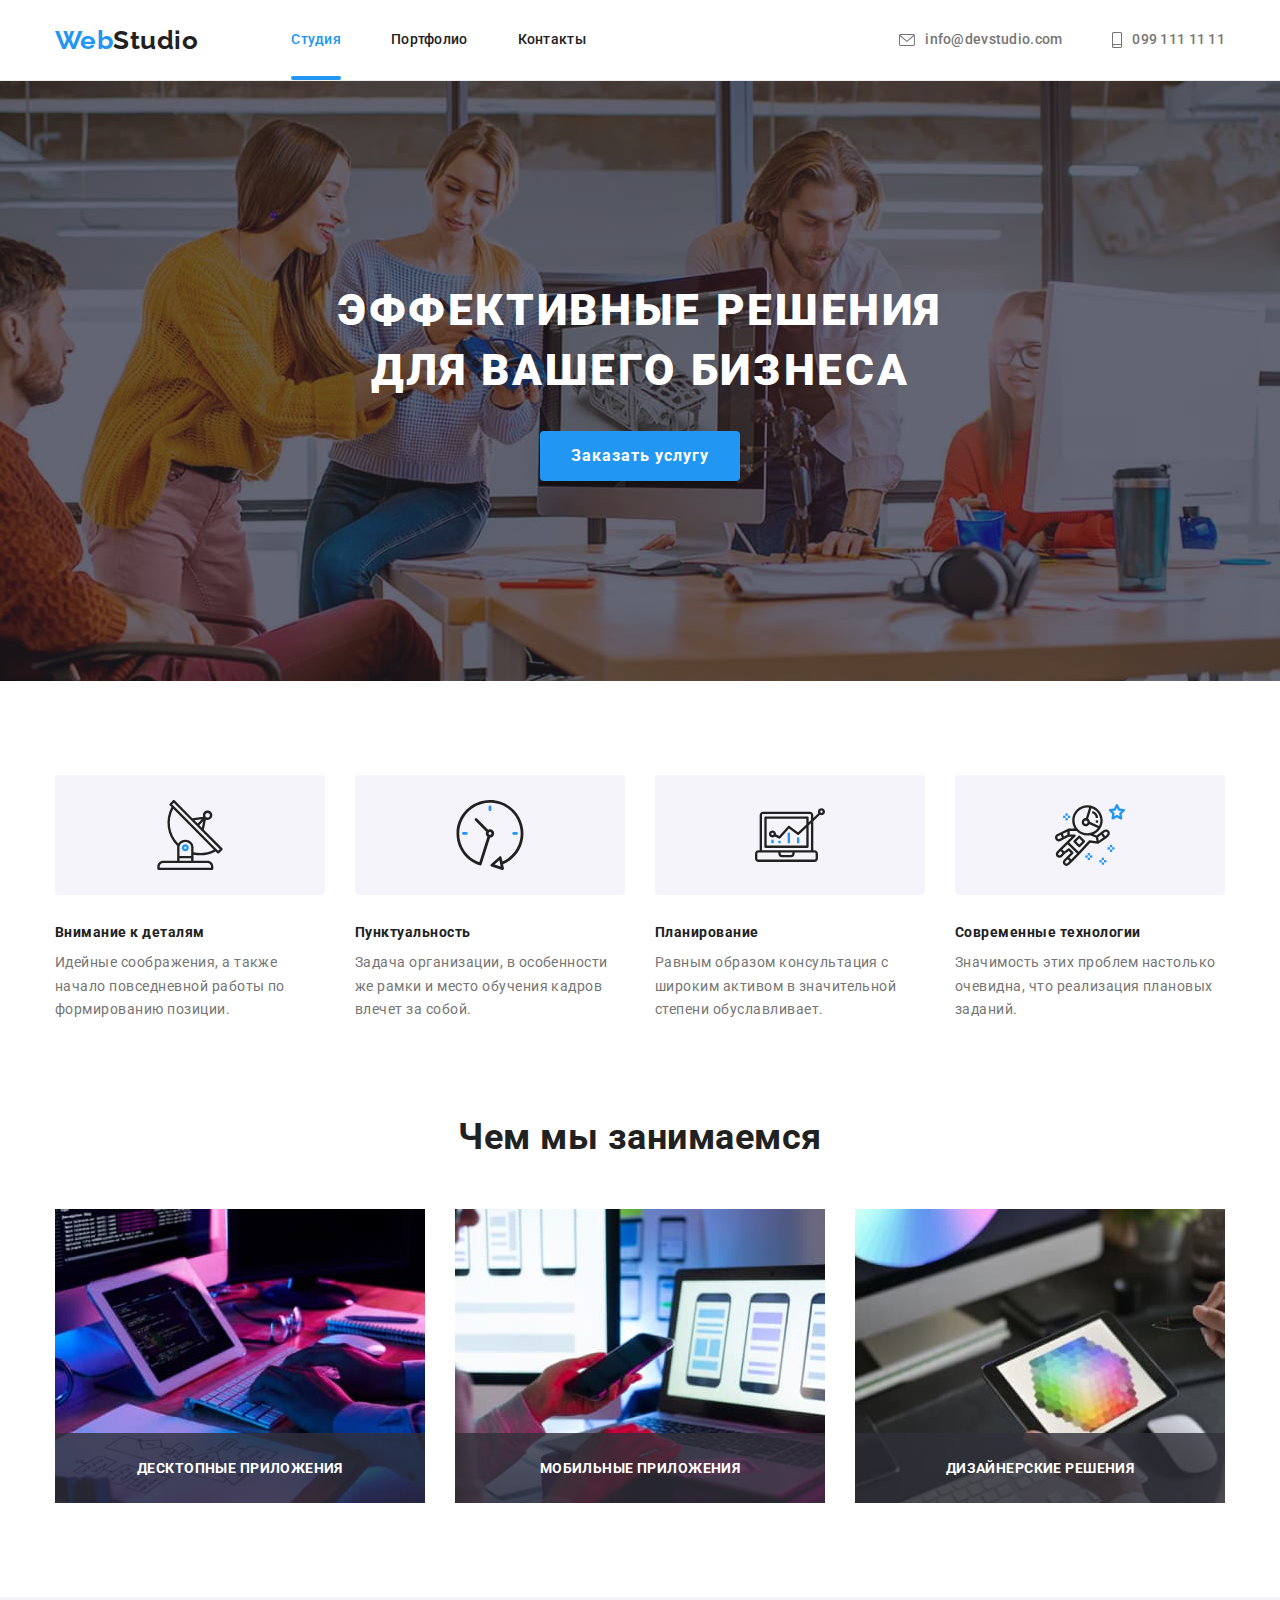
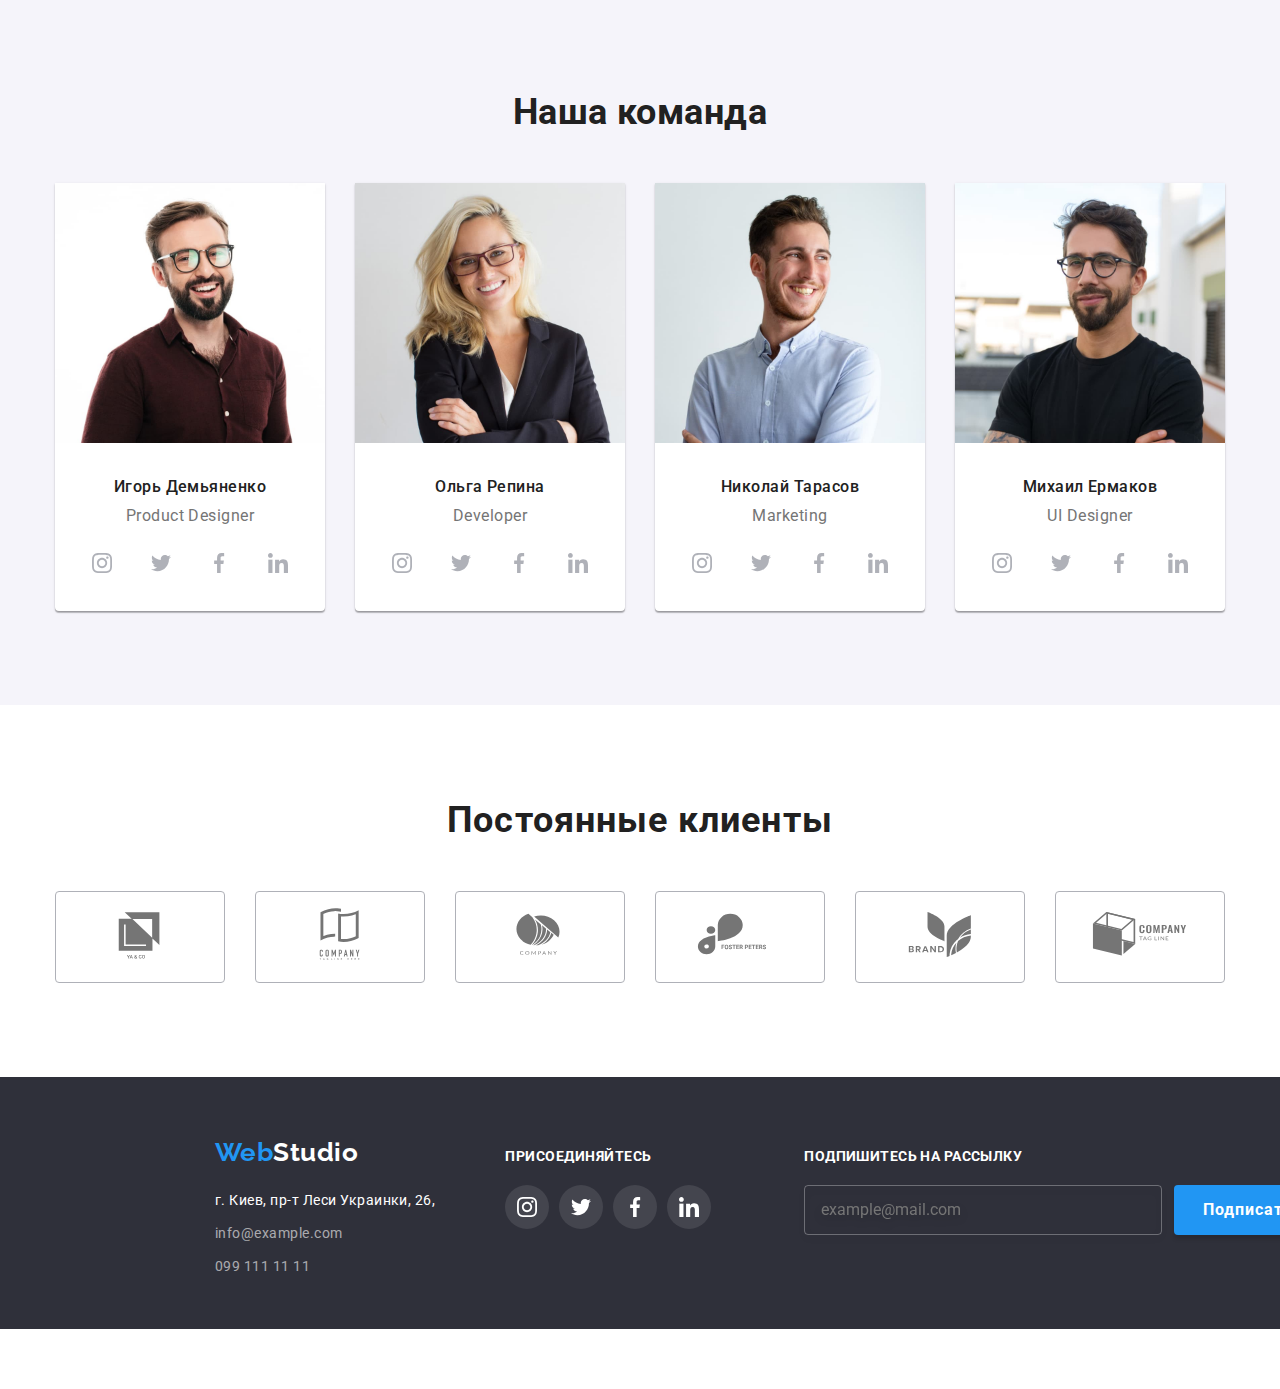
<file: index.html>
<!DOCTYPE html>
<html lang="ru">
  <head class="haeder">
    <meta charset="UTF-8" />
    <meta name="viewport" content="width=device-width, initial-scale=1.0" />
    <title>WebStudio</title>
    <link rel="preconnect" href="https://fonts.googleapis.com" />
    <link rel="preconnect" href="https://fonts.gstatic.com" crossorigin />
    <link
      href="https://fonts.googleapis.com/css2?family=Raleway:wght@700&family=Roboto:wght@400;500;700;900&display=swap"
      rel="stylesheet"
    />
    <link
      rel="stylesheet"
      href="https://cdnjs.cloudflare.com/ajax/libs/modern-normalize/1.1.0/modern-normalize.min.css"
    />
    <link rel="stylesheet" href="./css/main.min.css" />
  </head>
  <body>
    <header class="top">
      <div class="container">
        <nav class="navigation">
          <a class="logo" href="./index.html"><span class="logo__web">Web</span>Studio</a>
          <ul class="site-nav">
            <li class="site-nav__item">
              <a class="site-nav__link current" href="./index.html"> Студия</a>
            </li>
            <li class="site-nav__item">
              <a class="site-nav__link" href="./portfolio.html"> Портфолио</a>
            </li>
            <li class="site-nav__item"><a class="site-nav__link" href=""> Контакты</a></li>
          </ul>
          <ul class="auth-nav">
            <li class="auth-nav__item">
              <a class="auth-nav__link" href="mailto:info&#64;devstudio.com">
                <svg class="auth-nav__mail" width="16" height="12">
                  <use href="./images/icons.svg#icon-mail"></use>
                </svg>
                info&#64;devstudio.com</a
              >
            </li>
            <li class="auth-nav__item">
              <a class="auth-nav__link" href="tel:0991111111"
                ><svg class="auth-nav__tel" width="10" height="16">
                  <use href="./images/icons.svg#icon-smartphone"></use>
                </svg>
                099 111 11 11</a
              >
            </li>
          </ul>
        </nav>
      </div>
    </header>
    <main>
      <div>
        <section class="hero">
          <h1 class="hero__title">
            эффективные решения <br />
            для вашего бизнеса
          </h1>
          <button class="hero__button" type="button" data-modal-open>Заказать услугу</button>
        </section>
      </div>
      <section class="section no-padding">
        <div class="container">
          <h2 class="section-title hide">особенности</h2>
          <!--H2 Скрыть при помощи CSS-->
          <ul class="hang-list">
            <li class="hang-list__item icon-radar">
              <h3 class="hang-list__title">Внимание к деталям</h3>
              <p class="hang-list__text">
                Идейные соображения, а также начало повседневной работы по формированию позиции.
              </p>
            </li>
            <li class="hang-list__item icon-clock">
              <h3 class="hang-list__title">Пунктуальность</h3>
              <p class="hang-list__text">
                Задача организации, в особенности же рамки и место обучения кадров влечет за собой.
              </p>
            </li>
            <li class="hang-list__item icon-diagram">
              <h3 class="hang-list__title">Планирование</h3>
              <p class="hang-list__text">
                Равным образом консультация с широким активом в значительной степени обуславливает.
              </p>
            </li>
            <li class="hang-list__item icon-austronaut">
              <h3 class="hang-list__title">Современные технологии</h3>
              <p class="hang-list__text">
                Значимость этих проблем настолько очевидна, что реализация плановых заданий.
              </p>
            </li>
          </ul>
        </div>
      </section>
      <section class="section">
        <div class="container">
          <h2 class="section-title">Чем мы занимаемся</h2>
          <ul class="wwd">
            <li class="wwd__item">
              <img
                src="./images/example1.jpg"
                alt="работа на компьютере"
                width="370"
                height="294"
              />
              <p class="wwd__text">десктопные приложения</p>
            </li>

            <li class="wwd__item">
              <img
                src="./images/example2.jpg"
                alt="работа c мобильными устройствами"
                width="370"
                height="294"
              />
              <p class="wwd__text">мобильные приложения</p>
            </li>
            <li class="wwd__item">
              <img src="./images/example3.jpg" alt="работа с палитрой" width="370" height="294" />
              <p class="wwd__text">дизайнерские решения</p>
            </li>
          </ul>
        </div>
      </section>
      <section class="section our-team">
        <div class="container">
          <h2 class="section-title">Наша команда</h2>
          <ul class="team">
            <li class="team__person">
              <figure>
                <img
                  class="team__foto"
                  src="./images/igor.jpg"
                  alt="Игорь Демьяненко"
                  width="270"
                  height="260"
                />
                <figcaption>
                  <h3 class="team__title">Игорь Демьяненко</h3>
                  <p class="team__position">Product Designer</p>
                  <ul>
                    <li class="soclink soclink--inverse">
                      <a href="https://www.instagram.com/">
                        <svg width="20" height="20">
                          <use href="./images/icons.svg#icon-instagram"></use>
                        </svg>
                      </a>
                    </li>
                    <li class="soclink soclink--inverse">
                      <a href="https://www.twitter.com"
                        ><svg width="20" height="20">
                          <use href="./images/icons.svg#icon-twitter"></use></svg
                      ></a>
                    </li>
                    <li class="soclink soclink--inverse">
                      <a href="https://www.facebook.com"
                        ><svg width="20" height="20">
                          <use href="./images/icons.svg#icon-facebook"></use></svg
                      ></a>
                    </li>
                    <li class="soclink soclink--inverse">
                      <a href="https://www.linkedIn.com"
                        ><svg width="20" height="20">
                          <use href="./images/icons.svg#icon-linkedin"></use></svg
                      ></a>
                    </li>
                  </ul>
                </figcaption>
              </figure>
            </li>

            <li class="team__person">
              <figure>
                <img
                  class="team__foto"
                  src="./images/olga.jpg"
                  alt="Ольга Репина"
                  width="270"
                  height="260"
                />
                <figcaption>
                  <h3 class="team__title">Ольга Репина</h3>
                  <p class="team__position">Developer</p>
                  <ul>
                    <li class="soclink soclink--inverse">
                      <a href="https://www.instagram.com/">
                        <svg width="20" height="20">
                          <use href="./images/icons.svg#icon-instagram"></use>
                        </svg>
                      </a>
                    </li>
                    <li class="soclink soclink--inverse">
                      <a href="https://www.twitter.com"
                        ><svg width="20" height="20">
                          <use href="./images/icons.svg#icon-twitter"></use></svg
                      ></a>
                    </li>
                    <li class="soclink soclink--inverse">
                      <a href="https://www.facebook.com"
                        ><svg width="20" height="20">
                          <use href="./images/icons.svg#icon-facebook"></use></svg
                      ></a>
                    </li>
                    <li class="soclink soclink--inverse">
                      <a href="https://www.linkedIn.com"
                        ><svg width="20" height="20">
                          <use href="./images/icons.svg#icon-linkedin"></use></svg
                      ></a>
                    </li>
                  </ul>
                </figcaption>
              </figure>
            </li>

            <li class="team__person">
              <figure>
                <img
                  class="team__foto"
                  src="./images/nikolay.jpg"
                  alt="Николай Тарасов"
                  width="270"
                  height="260"
                />
                <figcaption>
                  <h3 class="team__title">Николай Тарасов</h3>
                  <p class="team__position">Marketing</p>
                  <ul>
                    <li class="soclink soclink--inverse">
                      <a href="https://www.instagram.com/">
                        <svg width="20" height="20">
                          <use href="./images/icons.svg#icon-instagram"></use>
                        </svg>
                      </a>
                    </li>
                    <li class="soclink soclink--inverse">
                      <a href="https://www.twitter.com"
                        ><svg width="20" height="20">
                          <use href="./images/icons.svg#icon-twitter"></use></svg
                      ></a>
                    </li>
                    <li class="soclink soclink--inverse">
                      <a href="https://www.facebook.com"
                        ><svg width="20" height="20">
                          <use href="./images/icons.svg#icon-facebook"></use></svg
                      ></a>
                    </li>
                    <li class="soclink soclink--inverse">
                      <a href="https://www.linkedIn.com"
                        ><svg width="20" height="20">
                          <use href="./images/icons.svg#icon-linkedin"></use></svg
                      ></a>
                    </li>
                  </ul>
                </figcaption>
              </figure>
            </li>

            <li class="team__person">
              <figure>
                <img
                  class="team__foto"
                  src="./images/michail.jpg"
                  alt="Михаил Ермаков"
                  width="270"
                  height="260"
                />
                <figcaption>
                  <h3 class="team__title">Михаил Ермаков</h3>
                  <p class="team__position">UI Designer</p>
                  <ul class="">
                    <li class="soclink soclink--inverse">
                      <a href="https://www.instagram.com/">
                        <svg width="20" height="20">
                          <use href="./images/icons.svg#icon-instagram"></use>
                        </svg>
                      </a>
                    </li>
                    <li class="soclink soclink--inverse">
                      <a href="https://www.twitter.com"
                        ><svg width="20" height="20">
                          <use href="./images/icons.svg#icon-twitter"></use></svg
                      ></a>
                    </li>
                    <li class="soclink soclink--inverse">
                      <a href="https://www.facebook.com"
                        ><svg width="20" height="20">
                          <use href="./images/icons.svg#icon-facebook"></use></svg
                      ></a>
                    </li>
                    <li class="soclink soclink--inverse">
                      <a href="https://www.linkedIn.com"
                        ><svg width="20" height="20">
                          <use href="./images/icons.svg#icon-linkedin"></use></svg
                      ></a>
                    </li>
                  </ul>
                </figcaption>
              </figure>
            </li>
          </ul>
        </div>
      </section>
      <section class="section">
        <div class="container">
          <h2 class="top-clients">Постоянные клиенты</h2>
          <ul class="clients">
            <li class="clients__item">
              <a href="">
                <svg class="clients__logo">
                  <use href="./images/icons.svg#icon-yaco"></use>
                </svg>
              </a>
            </li>
            <li class="clients__item">
              <a href=""
                ><svg class="clients__logo">
                  <use href="./images/icons.svg#icon-company"></use>
                </svg>
              </a>
            </li>
            <li class="clients__item">
              <a href=""
                ><svg class="clients__logo">
                  <use href="./images/icons.svg#icon-third"></use>
                </svg>
              </a>
            </li>
            <li class="clients__item">
              <a href=""
                ><svg class="clients__logo">
                  <use href="./images/icons.svg#icon-foster"></use>
                </svg>
              </a>
            </li>
            <li class="clients__item">
              <a href=""
                ><svg class="clients__logo">
                  <use href="./images/icons.svg#icon-brand"></use>
                </svg>
              </a>
            </li>
            <li class="clients__item">
              <a href=""
                ><svg class="clients__logo">
                  <use href="./images/icons.svg#icon-tag"></use>
                </svg>
              </a>
            </li>
          </ul>
        </div>
      </section>
    </main>
    <footer class="footer">
      <div class="container">
        <div class="logobox">
          <a class="logo logo--white" href="./index.html"
            ><span class="logo__web">Web</span>Studio</a
          >

          <address>
            <ul class="address">
              <li class="address__item">г. Киев, пр-т Леси Украинки, 26,</li>
              <li class="address__item">
                <a class="address__link" href="mailto:info&#64;example.com">info&#64;example.com</a>
              </li>
              <li class="address__item">
                <a class="address__link" href="tel:0991111111">099 111 11 11</a>
              </li>
            </ul>
          </address>
        </div>
        <div class="joinus">
          <p>ПРИСОЕДИНЯЙТЕСЬ</p>
          <ul class="joinus__list">
            <li class="soclink">
              <a href="https://www.instagram.com/">
                <svg width="20" height="20">
                  <use href="./images/icons.svg#icon-instagram"></use>
                </svg>
              </a>
            </li>
            <li class="soclink">
              <a href="https://www.twitter.com"
                ><svg width="20" height="20">
                  <use href="./images/icons.svg#icon-twitter"></use></svg
              ></a>
            </li>
            <li class="soclink">
              <a href="https://www.facebook.com"
                ><svg width="20" height="20">
                  <use href="./images/icons.svg#icon-facebook"></use></svg
              ></a>
            </li>
            <li class="soclink">
              <a href="https://www.linkedIn.com"
                ><svg width="20" height="20">
                  <use href="./images/icons.svg#icon-linkedin"></use></svg
              ></a>
            </li>
          </ul>
        </div>
        <div class="subscribe">
          <label class="subscribe__label"
            >подпишитесь на рассылку
            <input
              class="subscribe__input"
              type="email"
              name="email"
              placeholder="example@mail.com"
            />
          </label>
          <button class="subscribe__button" type="submit">
            Подписаться<svg width="24" height="24">
              <use href="./images/icons.svg#icon-send"></use>
            </svg>
          </button>
        </div>
      </div>
    </footer>
    <div class="backdrop is-hidden" data-modal>
      <div class="modal">
        <button class="modal__button" aria-label="закрыть" data-modal-close>
          <svg class="modal__icon-close" width="11" height="11">
            <use href="./images/icons.svg#icon-close"></use>
          </svg>
        </button>
        <form class="modal__form">
          <p class="modal_text">Оставьте свои данные, мы вам перезвоним</p>
          <label class="modal__label"
            >Имя
            <input class="modal__input" type="text" name="name" />
            <svg class="modal__svg">
              <use href="./images/icons.svg#icon-person-black"></use>
            </svg>
          </label>
          <label class="modal__label"
            >Телефон
            <input class="modal__input" type="tel" name="tel" />
            <svg class="modal__svg">
              <use href="./images/icons.svg#icon-phone-black"></use>
            </svg>
          </label>
          <label class="modal__label"
            >Почта
            <input class="modal__input" type="email" name="mail" />
            <svg class="modal__svg">
              <use href="./images/icons.svg#icon-email-black"></use>
            </svg>
          </label>
          <label class="modal__label"
            >Комментарий<textarea
              class="modal__comment"
              name="comment"
              placeholder="Введите текст"
            ></textarea>
          </label>
          <label class="modal__checkbox-label">
            <input class="modal__checkbox-input" type="checkbox" name="checkbox" />
            <svg class="modal__checkbox-icon">
              <use href="./images/icons.svg#icon-check"></use>
            </svg>
            Соглашаюсь с рассылкой и принимаю
            <a href=""> Условия договора</a>
          </label>
          <button class="modal__btn-send" type="submit">Отправить</button>
        </form>
      </div>
    </div>
    <script src="./js/modal.js"></script>
  </body>
</html>
</file>
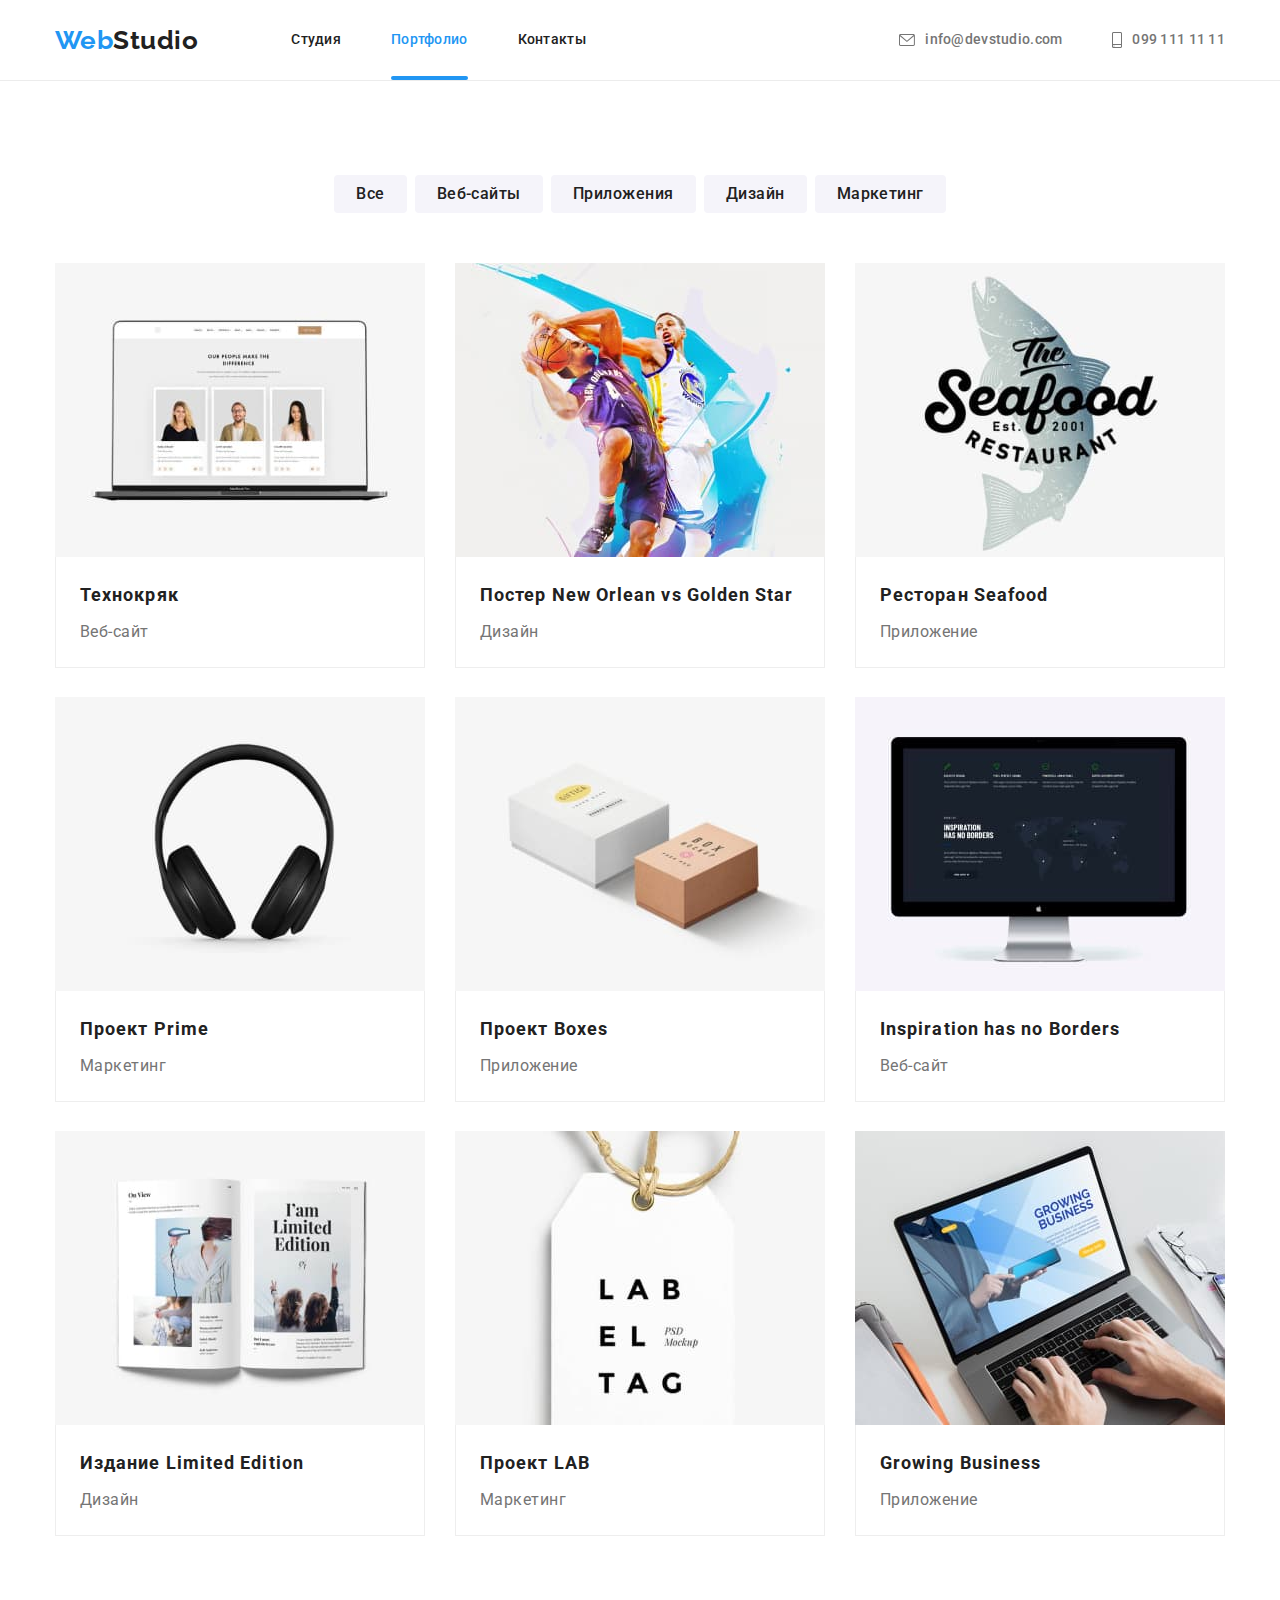
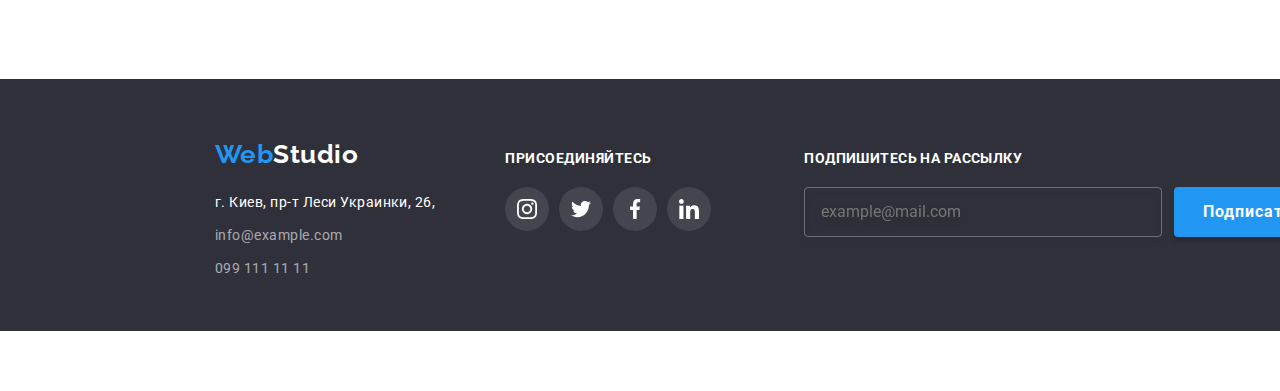
<file: portfolio.html>
<!DOCTYPE html>
<html lang="ru">
  <head class="">
    <meta charset="UTF-8" />
    <meta name="viewport" content="width=device-width, initial-scale=1.0" />
    <title>WebStudio</title>
    <link rel="preconnect" href="https://fonts.googleapis.com" />
    <link rel="preconnect" href="https://fonts.gstatic.com" crossorigin />
    <link
      href="https://fonts.googleapis.com/css2?family=Raleway:wght@700&family=Roboto:wght@400;500;700;900&display=swap"
      rel="stylesheet"
    />
    <link
      rel="stylesheet"
      href="https://cdnjs.cloudflare.com/ajax/libs/modern-normalize/1.1.0/modern-normalize.min.css"
    />
    <link rel="stylesheet" href="./css/main.min.css" />
  </head>
  <body>
    <header class="top">
      <div class="container">
        <nav class="navigation">
          <a class="logo" href="./index.html"><span class="logo__web">Web</span>Studio</a>
          <ul class="site-nav">
            <li class="site-nav__item">
              <a class="site-nav__link" href="./index.html"> Студия</a>
            </li>
            <li class="site-nav__item">
              <a class="site-nav__link current" href="./portfolio.html"> Портфолио</a>
            </li>
            <li class="site-nav__item"><a class="site-nav__link" href=""> Контакты</a></li>
          </ul>
          <ul class="auth-nav">
            <li class="auth-nav__item">
              <a class="auth-nav__link" href="mailto:info&#64;devstudio.com">
                <svg class="auth-nav__mail" width="16" height="12">
                  <use href="./images/icons.svg#icon-mail"></use>
                </svg>
                info&#64;devstudio.com</a
              >
            </li>
            <li class="auth-nav__item">
              <a class="auth-nav__link" href="tel:0991111111"
                ><svg class="auth-nav__tel" width="10" height="16">
                  <use href="./images/icons.svg#icon-smartphone"></use>
                </svg>
                099 111 11 11</a
              >
            </li>
          </ul>
        </nav>
      </div>
    </header>
    <main>
      <section class="section">
        <!--<button class="btn">Подписаться</button>-->

        <h1 class="hide">Сортировка</h1>
        <!--скрыть потом через CSS-->

        <div class="container">
          <ul class="select">
            <li><button class="select__button" type="button">Все</button></li>
            <li><button class="select__button" type="button">Веб-сайты</button></li>
            <li><button class="select__button" type="button">Приложения</button></li>
            <li><button class="select__button" type="button">Дизайн</button></li>
            <li><button class="select__button" type="button">Маркетинг</button></li>
          </ul>
        </div>

        <h2 class="hide">Примеры</h2>
        <!--скрыть потом через CSS-->
        <div class="container">
          <ul class="sorting">
            <li class="sorting__cards">
              <figure>
                <div class="sorting__thumb">
                  <img
                    class="sorting__foto"
                    src="./images/tecnocrack.jpg"
                    alt="Технокряк"
                    width="370"
                    height="294"
                  />
                  <div class="sorting__thumb-overlay">
                    <p>
                      Ресурс предлагает комплексные предложения с разным уровнем функционала и
                      сервисов. Все это позволит посетителю получить исчерпывающие сведения о
                      компании или частном лице.
                    </p>
                  </div>
                </div>

                <figcaption class="sorting__borders">
                  <h3 class="sorting__title">Технокряк</h3>
                  <p class="sorting__sort">Веб-сайт</p>
                </figcaption>
              </figure>
            </li>

            <li class="sorting__cards">
              <figure>
                <div class="sorting__thumb">
                  <img
                    class="sorting__foto"
                    src="./images/poster.jpg"
                    alt="Постер New Orlean vs Golden Star"
                    width="370"
                    height="294"
                  />
                  <div class="sorting__thumb-overlay">
                    <p>
                      Ресурс предлагает комплексные предложения с разным уровнем функционала и
                      сервисов. Все это позволит посетителю получить исчерпывающие сведения о
                      компании или частном лице.
                    </p>
                  </div>
                </div>
                <figcaption class="sorting__borders">
                  <h3 class="sorting__title">Постер New Orlean vs Golden Star</h3>
                  <p class="sorting__sort">Дизайн</p>
                </figcaption>
              </figure>
            </li>

            <li class="sorting__cards">
              <figure>
                <div class="sorting__thumb">
                  <img
                    class="sorting__foto"
                    src="./images/seafood.jpg"
                    alt="Ресторан Seafood"
                    width="370"
                    height="294"
                  />
                  <div class="sorting__thumb-overlay">
                    <p>
                      Ресурс предлагает комплексные предложения с разным уровнем функционала и
                      сервисов. Все это позволит посетителю получить исчерпывающие сведения о
                      компании или частном лице.
                    </p>
                  </div>
                </div>
                <figcaption class="sorting__borders">
                  <h3 class="sorting__title">Ресторан Seafood</h3>
                  <p class="sorting__sort">Приложение</p>
                </figcaption>
              </figure>
            </li>

            <li class="sorting__cards">
              <figure>
                <div class="sorting__thumb">
                  <img
                    class="sorting__foto"
                    src="./images/prime.jpg"
                    alt="Проект Prime"
                    width="370"
                    height="294"
                  />
                  <div class="sorting__thumb-overlay">
                    <p>
                      Ресурс предлагает комплексные предложения с разным уровнем функционала и
                      сервисов. Все это позволит посетителю получить исчерпывающие сведения о
                      компании или частном лице.
                    </p>
                  </div>
                </div>
                <figcaption class="sorting__borders">
                  <h3 class="sorting__title">Проект Prime</h3>
                  <p class="sorting__sort">Маркетинг</p>
                </figcaption>
              </figure>
            </li>

            <li class="sorting__cards">
              <figure>
                <div class="sorting__thumb">
                  <img
                    class="sorting__foto"
                    src="./images/boxes.jpg"
                    alt="Проект Boxes"
                    width="370"
                    height="294"
                  />
                  <div class="sorting__thumb-overlay">
                    <p>
                      Ресурс предлагает комплексные предложения с разным уровнем функционала и
                      сервисов. Все это позволит посетителю получить исчерпывающие сведения о
                      компании или частном лице.
                    </p>
                  </div>
                </div>
                <figcaption class="sorting__borders">
                  <h3 class="sorting__title">Проект Boxes</h3>
                  <p class="sorting__sort">Приложение</p>
                </figcaption>
              </figure>
            </li>

            <li class="sorting__cards">
              <figure>
                <div class="sorting__thumb">
                  <img
                    class="sorting__foto"
                    src="./images/monitor.jpg"
                    alt="Inspiration has no Borders"
                    width="370"
                    height="294"
                  />
                  <div class="sorting__thumb-overlay">
                    <p>
                      Ресурс предлагает комплексные предложения с разным уровнем функционала и
                      сервисов. Все это позволит посетителю получить исчерпывающие сведения о
                      компании или частном лице.
                    </p>
                  </div>
                </div>
                <figcaption class="sorting__borders">
                  <h3 class="sorting__title">Inspiration has no Borders</h3>
                  <p class="sorting__sort">Веб-сайт</p>
                </figcaption>
              </figure>
            </li>

            <li class="sorting__cards">
              <figure>
                <div class="sorting__thumb">
                  <img
                    class="sorting__foto"
                    src="./images/limited.jpg"
                    alt="Издание Limited Edition"
                    width="370"
                    height="294"
                  />
                  <div class="sorting__thumb-overlay">
                    <p>
                      Ресурс предлагает комплексные предложения с разным уровнем функционала и
                      сервисов. Все это позволит посетителю получить исчерпывающие сведения о
                      компании или частном лице.
                    </p>
                  </div>
                </div>
                <figcaption class="sorting__borders">
                  <h3 class="sorting__title">Издание Limited Edition</h3>
                  <p class="sorting__sort">Дизайн</p>
                </figcaption>
              </figure>
            </li>

            <li class="sorting__cards">
              <figure>
                <div class="sorting__thumb">
                  <img
                    class="sorting__foto"
                    src="./images/lab.jpg"
                    alt="Проект LAB"
                    width="370"
                    height="294"
                  />
                  <div class="sorting__thumb-overlay">
                    <p>
                      Ресурс предлагает комплексные предложения с разным уровнем функционала и
                      сервисов. Все это позволит посетителю получить исчерпывающие сведения о
                      компании или частном лице.
                    </p>
                  </div>
                </div>
                <figcaption class="sorting__borders">
                  <h3 class="sorting__title">Проект LAB</h3>
                  <p class="sorting__sort">Маркетинг</p>
                </figcaption>
              </figure>
            </li>

            <li class="sorting__cards">
              <figure>
                <div class="sorting__thumb">
                  <img
                    class="sorting__foto"
                    src="./images/busines.jpg"
                    alt="Growing Business"
                    width="370"
                    height="294"
                  />
                  <div class="sorting__thumb-overlay">
                    <p>
                      Ресурс предлагает комплексные предложения с разным уровнем функционала и
                      сервисов. Все это позволит посетителю получить исчерпывающие сведения о
                      компании или частном лице.
                    </p>
                  </div>
                </div>
                <figcaption class="sorting__borders">
                  <h3 class="sorting__title">Growing Business</h3>
                  <p class="sorting__sort">Приложение</p>
                </figcaption>
              </figure>
            </li>
          </ul>
        </div>
      </section>
    </main>
    <footer class="footer">
      <div class="container">
        <div class="logobox">
          <a class="logo logo--white" href="./index.html"
            ><span class="logo__web">Web</span>Studio</a
          >

          <address>
            <ul class="address">
              <li class="address__item">г. Киев, пр-т Леси Украинки, 26,</li>
              <li class="address__item">
                <a class="address__link" href="mailto:info&#64;example.com">info&#64;example.com</a>
              </li>
              <li class="address__item">
                <a class="address__link" href="tel:0991111111">099 111 11 11</a>
              </li>
            </ul>
          </address>
        </div>
        <div class="joinus">
          <p>ПРИСОЕДИНЯЙТЕСЬ</p>
          <ul class="joinus__list">
            <li class="soclink">
              <a href="https://www.instagram.com/">
                <svg width="20" height="20">
                  <use href="./images/icons.svg#icon-instagram"></use>
                </svg>
              </a>
            </li>
            <li class="soclink">
              <a href="https://www.twitter.com"
                ><svg width="20" height="20">
                  <use href="./images/icons.svg#icon-twitter"></use></svg
              ></a>
            </li>
            <li class="soclink">
              <a href="https://www.facebook.com"
                ><svg width="20" height="20">
                  <use href="./images/icons.svg#icon-facebook"></use></svg
              ></a>
            </li>
            <li class="soclink">
              <a href="https://www.linkedIn.com"
                ><svg width="20" height="20">
                  <use href="./images/icons.svg#icon-linkedin"></use></svg
              ></a>
            </li>
          </ul>
        </div>
        <div class="subscribe">
          <label class="subscribe__label"
            >подпишитесь на рассылку
            <input
              class="subscribe__input"
              type="email"
              name="email"
              placeholder="example@mail.com"
            />
          </label>
          <button class="subscribe__button" type="submit">
            Подписаться<svg width="24" height="24">
              <use href="./images/icons.svg#icon-send"></use>
            </svg>
          </button>
        </div>
      </div>
    </footer>
  </body>
</html>
</file>
<file: css/main.min.css>
body{color:#757575;background-color:#fff;font-family:roboto, sans-serif;letter-spacing:0.03em;text-decoration:none}ul{list-style:none;padding:0;margin:0}a{text-decoration:inherit}.section{padding-top:94px;padding-bottom:94px}.section.no-padding{padding-bottom:0}.container{margin-left:auto;margin-right:auto;width:1200px;padding:0 15px}.section-title{color:#212121;margin:0;font-weight:700;font-size:36px;line-height:1.17;text-align:center;padding-bottom:50px}.hide{display:none;background-color:tomato}.top{border-bottom:1px solid #ECECEC}.navigation{display:-webkit-box;display:-ms-flexbox;display:flex;-webkit-box-align:center;-ms-flex-align:center;align-items:center}.site-nav{margin-left:93px}.site-nav,.auth-nav{margin-top:0;margin-bottom:0;padding:0;font-weight:500;font-size:14px;line-height:1.14;letter-spacing:0.02em;display:-webkit-box;display:-ms-flexbox;display:flex}.auth-nav{margin-left:auto}.site-nav__item:not(:last-child),.auth-nav__item:not(:last-child){margin-right:50px}.site-nav__link.current{color:#2196F3}.site-nav__link{display:block;padding-top:32px;padding-bottom:32px;position:relative;color:#212121;font-weight:500;font-size:14px;line-height:1.14;letter-spacing:0.02em;-webkit-transition:color 250ms cubic-bezier(0.4, 0, 0.2, 1);transition:color 250ms cubic-bezier(0.4, 0, 0.2, 1)}.site-nav__link:hover,.site-nav__link:focus{color:#2196F3}.current::after{position:absolute;left:0;bottom:0;content:"";display:block;width:100%;height:4px;background-color:#2196F3;border-radius:2px}.auth-nav__link{display:block;padding-top:32px;padding-bottom:32px;color:#757575;font-weight:500;font-size:14px;line-height:1.14;letter-spacing:0.02em;display:-webkit-box;display:-ms-flexbox;display:flex;-webkit-box-align:center;-ms-flex-align:center;align-items:center;-webkit-transition:color 250ms cubic-bezier(0.4, 0, 0.2, 1);transition:color 250ms cubic-bezier(0.4, 0, 0.2, 1)}.auth-nav__link:hover,.auth-nav__link:focus{color:#2196F3}.auth-nav__mail{margin-right:10px;fill:currentColor;vertical-align:middle}.auth-nav__tel{margin-right:10px;fill:currentColor;vertical-align:bottom}.hero{background:#C4C4C4;background-image:-webkit-gradient(linear, left top, right top, from(rgba(47,48,58,0.4)), to(rgba(47,48,58,0.4))),url(../images/mainfoto.jpg);background-image:linear-gradient(to right, rgba(47,48,58,0.4), rgba(47,48,58,0.4)),url(../images/mainfoto.jpg);background-size:cover;background-position:center;max-width:1600px;color:#fff;text-align:center;margin-left:auto;margin-right:auto}.hero__title{font-weight:900;font-size:44px;line-height:1.36;text-align:center;letter-spacing:0.06em;text-transform:uppercase;margin-bottom:30px;margin-top:0;padding-top:200px}.hero__button{width:200px;height:50px;font-weight:700;font-size:16px;line-height:1.88;text-align:center;letter-spacing:0.06em;color:#fff;background-color:#2196F3;margin-bottom:200px;-webkit-box-shadow:0px 4px 4px rgba(0,0,0,0.15);box-shadow:0px 4px 4px rgba(0,0,0,0.15);border-radius:4px;border:0;padding:0}.hang-list{display:-webkit-box;display:-ms-flexbox;display:flex;-ms-flex-wrap:wrap;flex-wrap:wrap;margin:0}.hang-list__item{width:270px}.hang-list__item:not(:last-child){margin-right:30px}.hang-list__item::before{display:block;content:"";height:120px;margin-bottom:30px;background-repeat:no-repeat;background-position:center;background-color:#F5F4FA;border-radius:4px}.hang-list__title{color:#212121;font-weight:700;font-size:14px;line-height:1.14;margin:0;padding-bottom:10px}.hang-list__text{font-size:14px;line-height:1.71;margin:0}.icon-radar::before{background-image:url(../images/icon-radar.svg)}.icon-clock::before{background-image:url(../images/icon-clock.svg)}.icon-diagram::before{background-image:url(../images/icon-diagram.svg)}.icon-austronaut::before{background-image:url(../images/icon-astronaut.svg)}.wwd{display:-webkit-box;display:-ms-flexbox;display:flex;-ms-flex-wrap:wrap;flex-wrap:wrap;margin:0}.wwd__item{position:relative}.wwd__item:not(:last-child){margin-right:30px}.wwd__item img{display:block}.wwd__text{bottom:0;text-align:center;position:absolute;margin:0;width:370px;height:70px;padding-top:27px;padding-bottom:27px;font-weight:700;font-size:14px;line-height:16px;letter-spacing:0.03em;text-transform:uppercase;background:rgba(47,48,58,0.8);color:#fff}.our-team{background-color:#F5F4FA}.team{display:-webkit-box;display:-ms-flexbox;display:flex}.team__title{color:#212121;font-weight:500;font-size:16px;line-height:1.19;padding-bottom:10px;margin:0}.team__position{font-size:16px;line-height:1.19;padding-bottom:16px;margin:0}.team__foto{margin-bottom:30px;border-radius:0px}.team__person{width:270px;height:428px;background:#fff;-webkit-box-shadow:0px 1px 3px rgba(0,0,0,0.12),0px 1px 1px rgba(0,0,0,0.14),0px 2px 1px rgba(0,0,0,0.2);box-shadow:0px 1px 3px rgba(0,0,0,0.12),0px 1px 1px rgba(0,0,0,0.14),0px 2px 1px rgba(0,0,0,0.2);border-radius:0px 0px 4px 4px;text-align:center;margin:0}.team__person:not(:last-child){margin-right:30px}.top-clients{padding-bottom:50px;margin:0;font-weight:700;font-size:36px;line-height:1.17;text-align:center;letter-spacing:0.03em;color:#212121}.clients{display:-webkit-box;display:-ms-flexbox;display:flex;-ms-flex-wrap:wrap;flex-wrap:wrap;margin:0}.clients__item{display:-webkit-box;display:-ms-flexbox;display:flex;-webkit-box-pack:center;-ms-flex-pack:center;justify-content:center;-webkit-box-align:center;-ms-flex-align:center;align-items:center;cursor:pointer;width:170px;height:92px;border:1px solid #AFB1B8;-webkit-box-sizing:border-box;box-sizing:border-box;border-radius:4px;background-repeat:no-repeat;background-position:center}.clients__item:hover,.clients__item:focus{border:1px solid #2196F3;color:#2196F3;fill:#2196F3}.clients__item a{color:inherit}.clients__item:not(:last-child){margin-right:30px}.clients__logo{width:106px;height:60px;fill:currentColor;-webkit-transition:color 250ms cubic-bezier(0.4, 0, 0.2, 1);transition:color 250ms cubic-bezier(0.4, 0, 0.2, 1)}.footer{min-width:1600px;height:252px;color:#fff;background-color:#2F303A;font-size:14px;line-height:1.71;display:block}.address{margin:0;margin-top:20px;display:block}.address__item:not(:last-child){padding-bottom:9px}.address__link{color:rgba(255,255,255,0.6);-webkit-transition:color 250ms cubic-bezier(0.4, 0, 0.2, 1);transition:color 250ms cubic-bezier(0.4, 0, 0.2, 1)}.address__link:hover,.address__link:focus{color:#2196F3}address{font-style:normal}.logobox{padding-top:60px;margin-right:70px}.footer .container{padding-bottom:60px;display:-webkit-box;display:-ms-flexbox;display:flex}.joinus{margin-top:72px;margin-bottom:100px}.joinus p{margin:0;margin-bottom:20px;font-weight:700;font-size:14px;line-height:1.14}.joinus__list{display:-webkit-box;display:-ms-flexbox;display:flex}.soclink{display:-webkit-inline-box;display:-ms-inline-flexbox;display:inline-flex;cursor:pointer;-webkit-box-pack:center;-ms-flex-pack:center;justify-content:center;-webkit-box-align:center;-ms-flex-align:center;align-items:center;height:44px;width:44px;border-radius:50%;background-color:rgba(255,255,255,0.1);fill:#fff;-webkit-transition:background-color 250ms cubic-bezier(0.4, 0, 0.2, 1);transition:background-color 250ms cubic-bezier(0.4, 0, 0.2, 1)}.soclink:hover,.soclink:focus{background-color:#2196F3}.soclink:not(:last-child){margin-right:10px}.soclink a{display:-webkit-box;display:-ms-flexbox;display:flex}.soclink--inverse{display:-webkit-inline-box;display:-ms-inline-flexbox;display:inline-flex;fill:#AFB1B8;margin-bottom:30px;-webkit-transition:fill 250ms cubic-bezier(0.4, 0, 0.2, 1);transition:fill 250ms cubic-bezier(0.4, 0, 0.2, 1)}.soclink--inverse:hover,.soclink--inverse:focus{fill:#fff}.subscribe{display:-webkit-inline-box;display:-ms-inline-flexbox;display:inline-flex}.subscribe__label{display:-webkit-box;display:-ms-flexbox;display:flex;-webkit-box-orient:vertical;-webkit-box-direction:normal;-ms-flex-direction:column;flex-direction:column;padding:0;margin-left:93px;margin-right:12px;margin-top:72px;font-weight:700;font-size:14px;line-height:1.14;letter-spacing:0.03em;text-transform:uppercase;color:#fff}.subscribe__input{padding-left:16px;outline:none;margin-top:20px;width:358px;height:50px;border:1px solid rgba(255,255,255,0.3);-webkit-box-sizing:border-box;box-sizing:border-box;-webkit-filter:drop-shadow(0px 4px 4px rgba(0,0,0,0.15));filter:drop-shadow(0px 4px 4px rgba(0,0,0,0.15));border-radius:4px;background-color:inherit;font-size:16px;line-height:1.25;color:rgba(255,255,255,0.6)}.subscribe__button{cursor:pointer;display:-webkit-box;display:-ms-flexbox;display:flex;margin-top:108px;width:200px;height:50px;font-weight:700;font-size:16px;line-height:1.88;text-align:center;-webkit-box-align:center;-ms-flex-align:center;align-items:center;letter-spacing:0.06em;-webkit-box-shadow:0px 4px 4px rgba(0,0,0,0.15);box-shadow:0px 4px 4px rgba(0,0,0,0.15);border-radius:4px;border-width:0;padding-left:29px;color:#fff;background-color:#2196F3;fill:#fff}.subscribe__button svg{margin-left:10px}.select__button{font-weight:500;font-size:16px;line-height:1.62;text-align:center;letter-spacing:0.03em;color:#212121;cursor:pointer;background-color:#F5F4FA;padding:6px 22px;border-radius:4px;border:transparent;height:38px;-webkit-transition:background-color 250ms cubic-bezier(0.4, 0, 0.2, 1),color 250ms cubic-bezier(0.4, 0, 0.2, 1),-webkit-box-shadow 250ms cubic-bezier(0.4, 0, 0.2, 1);transition:background-color 250ms cubic-bezier(0.4, 0, 0.2, 1),color 250ms cubic-bezier(0.4, 0, 0.2, 1),-webkit-box-shadow 250ms cubic-bezier(0.4, 0, 0.2, 1);transition:background-color 250ms cubic-bezier(0.4, 0, 0.2, 1),color 250ms cubic-bezier(0.4, 0, 0.2, 1),box-shadow 250ms cubic-bezier(0.4, 0, 0.2, 1);transition:background-color 250ms cubic-bezier(0.4, 0, 0.2, 1),color 250ms cubic-bezier(0.4, 0, 0.2, 1),box-shadow 250ms cubic-bezier(0.4, 0, 0.2, 1),-webkit-box-shadow 250ms cubic-bezier(0.4, 0, 0.2, 1)}.select__button:hover,.select__button:focus{background:#2196F3;color:#fff;-webkit-box-shadow:0px 3px 1px rgba(0,0,0,0.1),0px 1px 2px rgba(0,0,0,0.08),0px 2px 2px rgba(0,0,0,0.12);box-shadow:0px 3px 1px rgba(0,0,0,0.1),0px 1px 2px rgba(0,0,0,0.08),0px 2px 2px rgba(0,0,0,0.12)}.select{display:-webkit-box;display:-ms-flexbox;display:flex;-webkit-box-align:end;-ms-flex-align:end;align-items:flex-end;-webkit-box-pack:center;-ms-flex-pack:center;justify-content:center;margin-bottom:50px}.select li:not(:last-child){margin-right:8px}.sorting{display:-webkit-box;display:-ms-flexbox;display:flex;-ms-flex-wrap:wrap;flex-wrap:wrap}.sorting__title{font-weight:700;font-size:18px;line-height:2;letter-spacing:0.06em;color:#212121}.sorting__sort{font-size:16px;line-height:1.86}.container .sorting{margin-bottom:50px}.sorting__cards{position:relative;width:370px;height:404px;margin-right:30px;margin-bottom:30px;background:#fff;-webkit-box-sizing:border-box;box-sizing:border-box;-webkit-transition:-webkit-box-shadow 250ms cubic-bezier(0.4, 0, 0.2, 1);transition:-webkit-box-shadow 250ms cubic-bezier(0.4, 0, 0.2, 1);transition:box-shadow 250ms cubic-bezier(0.4, 0, 0.2, 1);transition:box-shadow 250ms cubic-bezier(0.4, 0, 0.2, 1), -webkit-box-shadow 250ms cubic-bezier(0.4, 0, 0.2, 1)}.sorting__cards:nth-child(3n){margin-right:0}.sorting__cards:nth-last-child(-n+3){margin-bottom:0}.sorting__cards:hover,.sorting__cards:focus{-webkit-box-shadow:0px 1px 1px rgba(0,0,0,0.12),0px 4px 4px rgba(0,0,0,0.06),1px 4px 6px rgba(0,0,0,0.16);box-shadow:0px 1px 1px rgba(0,0,0,0.12),0px 4px 4px rgba(0,0,0,0.06),1px 4px 6px rgba(0,0,0,0.16)}.sorting__foto{margin-bottom:-4px}.sorting__thumb{position:relative;overflow:hidden}.sorting__thumb-overlay{position:absolute;content:"";right:0;bottom:0;width:100%;height:100%;-webkit-transform:translatey(100%);transform:translatey(100%);background-color:rgba(33,150,243,0.9);-webkit-transition:-webkit-transform 250ms cubic-bezier(0.4, 0, 0.2, 1);transition:-webkit-transform 250ms cubic-bezier(0.4, 0, 0.2, 1);transition:transform 250ms cubic-bezier(0.4, 0, 0.2, 1);transition:transform 250ms cubic-bezier(0.4, 0, 0.2, 1), -webkit-transform 250ms cubic-bezier(0.4, 0, 0.2, 1)}.sorting__thumb-overlay p{font-size:18px;line-height:1.56;color:#fff;padding:63px 24px}.sorting__cards:hover .sorting__thumb-overlay{-webkit-transform:translate(0);transform:translate(0)}.sorting__title{padding-top:20px;margin-bottom:4px;padding-left:24px}.sorting__sort{padding-bottom:20px;padding-left:24px}.sorting p,figure,h3{margin:0}.sorting__borders{border:1px solid #eeeeee;border-top-width:0}.backdrop{position:fixed;width:100%;height:100%;top:0;left:0;background-color:rgba(0,0,0,0.2);-webkit-transition:opacity 250ms cubic-bezier(0.4, 0, 0.2, 1);transition:opacity 250ms cubic-bezier(0.4, 0, 0.2, 1);opacity:1}.is-hidden{opacity:0;pointer-events:none}.backdrop.is-hidden .modal{-webkit-transform:translate(-50%, -50%) scale(0.5);transform:translate(-50%, -50%) scale(0.5)}.modal{position:absolute;width:528px;height:581px;top:50%;left:50%;-webkit-transform:translate(-50%, -50%) scale(1);transform:translate(-50%, -50%) scale(1);-webkit-transition:-webkit-transform 250ms cubic-bezier(0.4, 0, 0.2, 1);transition:-webkit-transform 250ms cubic-bezier(0.4, 0, 0.2, 1);transition:transform 250ms cubic-bezier(0.4, 0, 0.2, 1);transition:transform 250ms cubic-bezier(0.4, 0, 0.2, 1), -webkit-transform 250ms cubic-bezier(0.4, 0, 0.2, 1);background:#fff;-webkit-box-shadow:0px 1px 3px rgba(0,0,0,0.12),0px 1px 1px rgba(0,0,0,0.14),0px 2px 1px rgba(0,0,0,0.2);box-shadow:0px 1px 3px rgba(0,0,0,0.12),0px 1px 1px rgba(0,0,0,0.14),0px 2px 1px rgba(0,0,0,0.2);border-radius:4px}.modal__button{position:absolute;top:8px;right:8px;width:30px;height:30px;padding:0;border:1px solid rgba(0,0,0,0.1);border-radius:50%;-webkit-box-sizing:border-box;box-sizing:border-box;-webkit-box-pack:center;-ms-flex-pack:center;justify-content:center;background-color:#fff;-webkit-transition:fill 250ms cubic-bezier(0.4, 0, 0.2, 1);transition:fill 250ms cubic-bezier(0.4, 0, 0.2, 1)}.modal__icon-close{fill:000000}.modal__button:hover .modal__icon-close{fill:#2196F3}.modal__form{margin-left:41px;margin-top:40px;margin-right:39px;margin-bottom:40px;padding:0}.modal_text{margin:0;margin-bottom:12px;text-align:center;font-weight:700;font-size:20px;line-height:1.15;color:#212121}.modal__label{display:-webkit-box;display:-ms-flexbox;display:flex;position:relative;-webkit-box-orient:vertical;-webkit-box-direction:normal;-ms-flex-direction:column;flex-direction:column;margin-bottom:10px;font-size:12px;line-height:1.17;letter-spacing:0.01em}.modal__input{display:block;height:40px;padding-left:40px;border:1px solid rgba(33,33,33,0.2);-webkit-box-sizing:border-box;box-sizing:border-box;border-radius:4px;margin:0;outline:none;-webkit-transition:border 250ms cubic-bezier(0.4, 0, 0.2, 1);transition:border 250ms cubic-bezier(0.4, 0, 0.2, 1)}.modal__input:focus{border:1px solid #2196F3}.modal__svg{position:absolute;width:18px;height:18px;bottom:11px;left:12px;fill:#212121;-webkit-transition:fill 250ms cubic-bezier(0.4, 0, 0.2, 1);transition:fill 250ms cubic-bezier(0.4, 0, 0.2, 1)}.modal__input:focus+.modal__svg{fill:#2196F3}.modal__comment{border:1px solid rgba(33,33,33,0.2);-webkit-box-sizing:border-box;box-sizing:border-box;border-radius:4px;outline:none;height:120px;resize:none;padding:12px 16px}.modal__comment::-webkit-input-placeholder{font-size:14px;line-height:1.14;letter-spacing:0.01em;color:rgba(117,117,117,0.5)}.modal__comment:-ms-input-placeholder{font-size:14px;line-height:1.14;letter-spacing:0.01em;color:rgba(117,117,117,0.5)}.modal__comment::-ms-input-placeholder{font-size:14px;line-height:1.14;letter-spacing:0.01em;color:rgba(117,117,117,0.5)}.modal__comment::placeholder{font-size:14px;line-height:1.14;letter-spacing:0.01em;color:rgba(117,117,117,0.5)}.modal__checkbox-label{display:-webkit-box;display:-ms-flexbox;display:flex;-webkit-box-pack:center;-ms-flex-pack:center;justify-content:center;font-size:14px;line-height:1.71;margin-bottom:30px;margin-top:20px;-webkit-box-align:center;-ms-flex-align:center;align-items:center}.modal__checkbox-input{-webkit-appearance:none;-moz-appearance:none;appearance:none;margin-right:7px}.modal__checkbox-input ~ a{color:#2196F3;margin-left:4px}.modal__checkbox-icon{display:inline-block;border:2px solid #212121;border-radius:2px;margin-right:9px;width:15px;height:15px;fill:#fff}.modal__checkbox-input:checked+.modal__checkbox-icon{background-color:#2196F3;border:0}.modal__btn-send{margin-left:124px;width:200px;height:50px;color:#fff;background-color:#188CE8;border-width:0;-webkit-box-shadow:0px 4px 4px rgba(0,0,0,0.15);box-shadow:0px 4px 4px rgba(0,0,0,0.15);border-radius:4px;font-weight:700;font-size:16px;line-height:1.88;letter-spacing:0.06em}.logo{color:#212121;font-family:raleway, sans-serif;font-weight:700;font-size:26px;line-height:1.19;text-decoration:inherit}.logo__web{color:#2196F3}.logo--white{color:#fff}
/*# sourceMappingURL=main.min.css.map */
</file>
